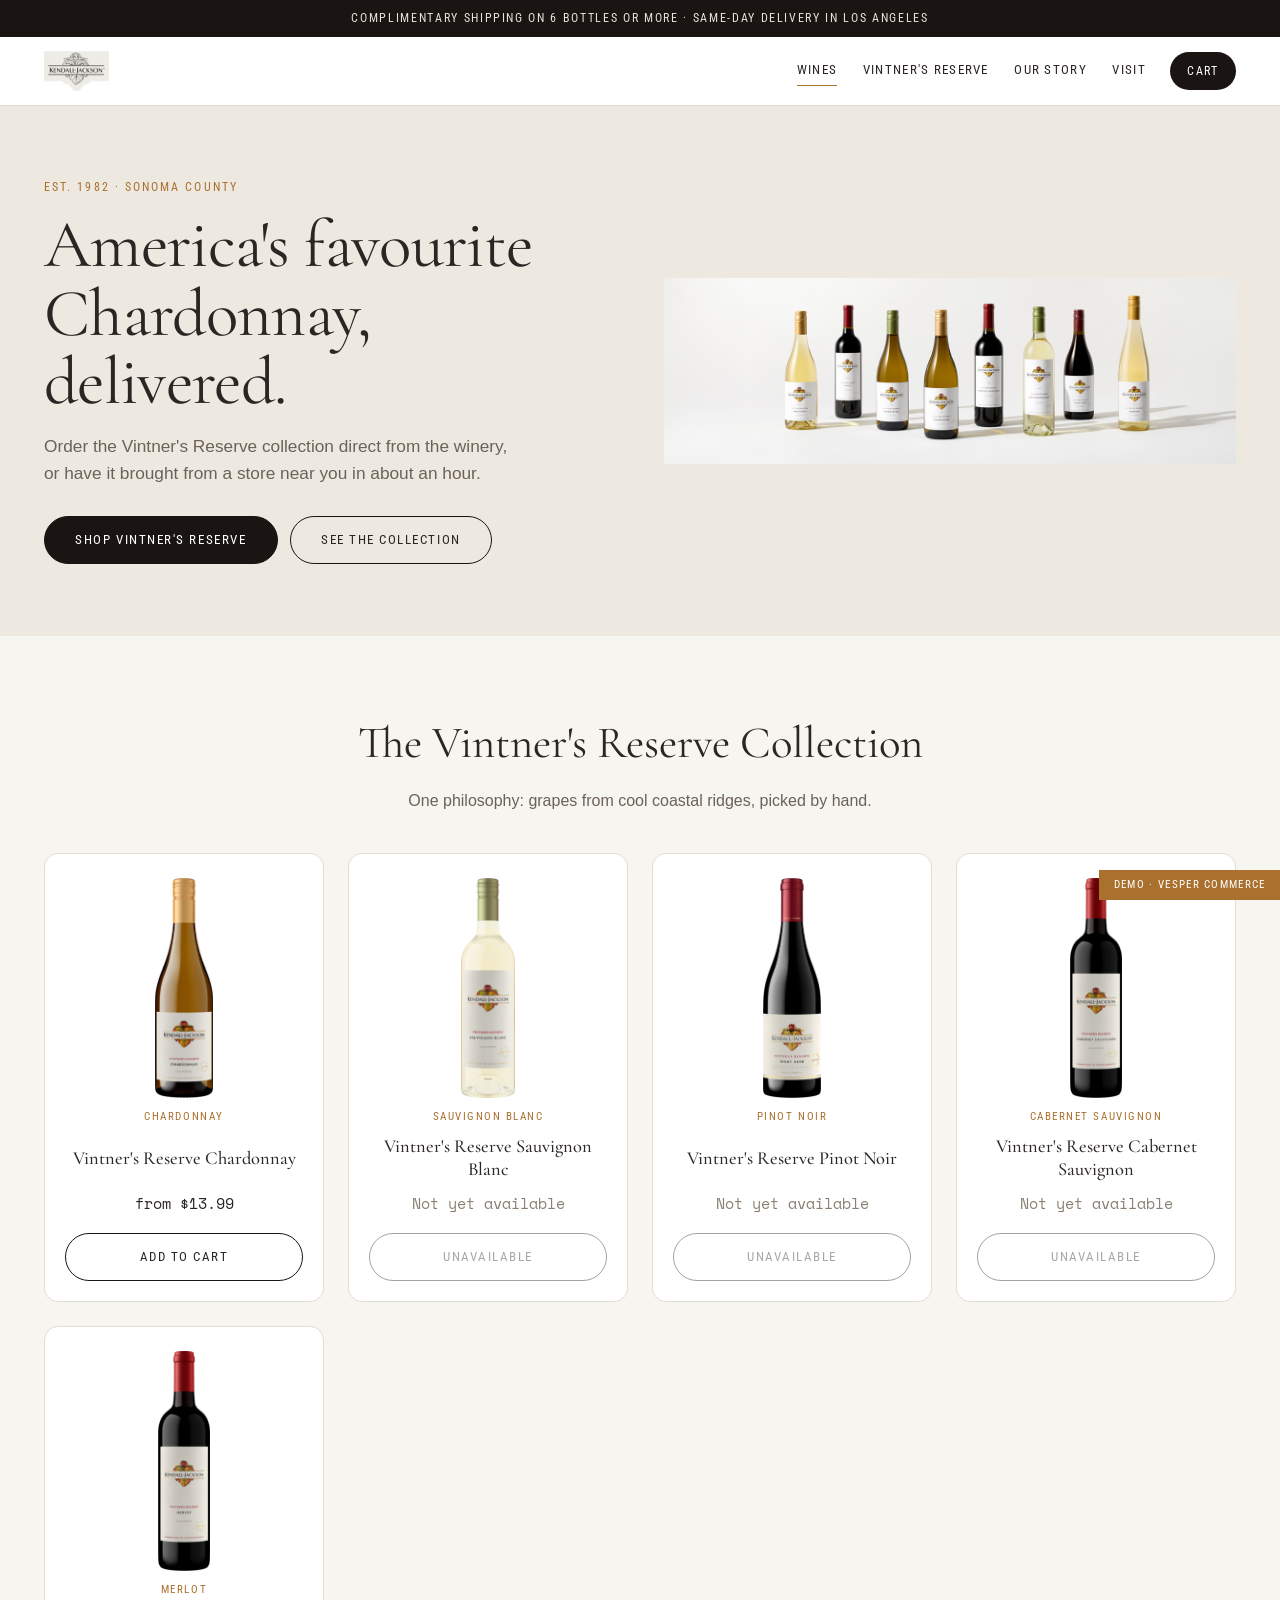
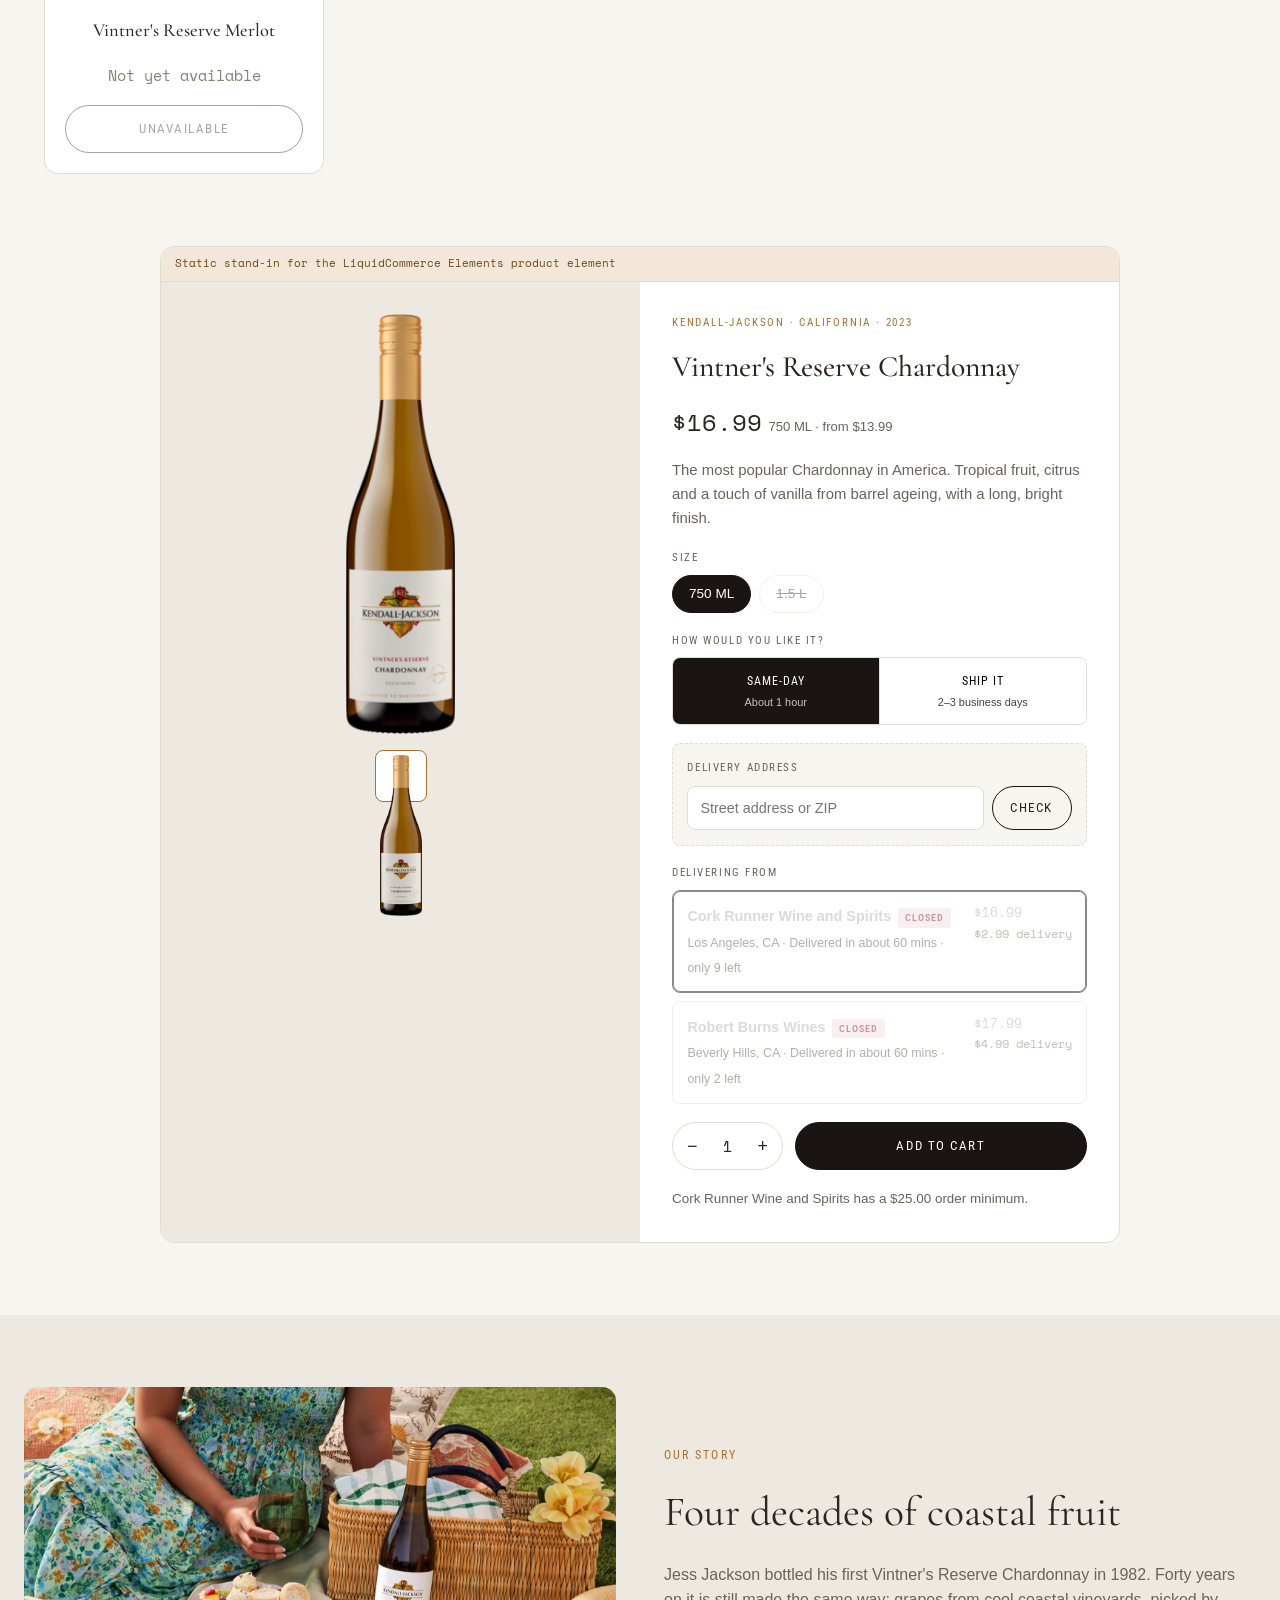
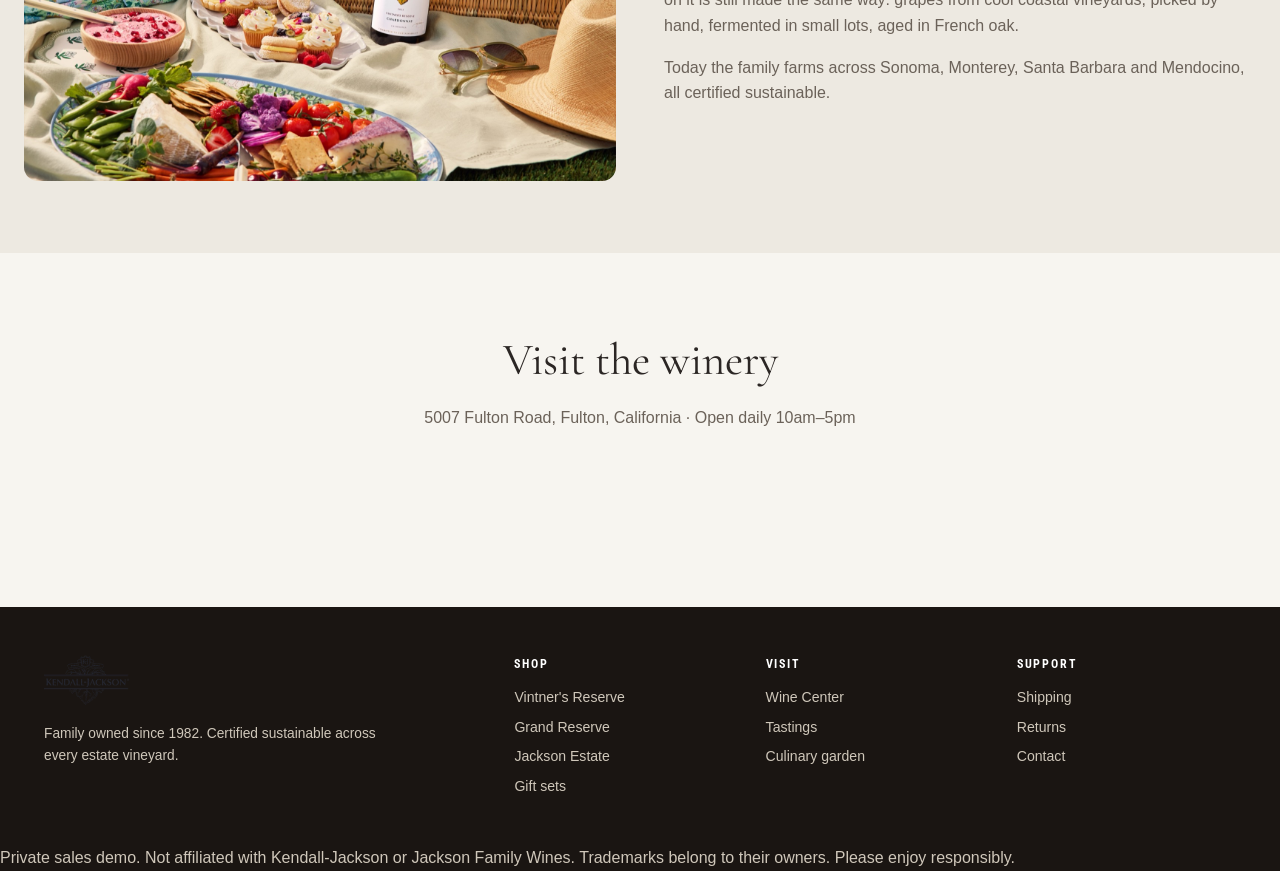
<file: index.html>
<!doctype html>
<html lang="en">
<head>
<meta charset="utf-8">
<meta name="viewport" content="width=device-width,initial-scale=1">
<title>Kendall-Jackson — Order Direct</title>
<meta name="description" content="Sales demo: kendall-jackson.com with LiquidCommerce Elements commerce embedded.">
<meta name="robots" content="noindex,nofollow">
<link rel="preconnect" href="https://fonts.googleapis.com">
<link rel="preconnect" href="https://fonts.gstatic.com" crossorigin>
<link rel="stylesheet" href="https://fonts.googleapis.com/css2?family=Cormorant+Garamond:wght@300;400;500;600&family=Roboto+Condensed:wght@400;500;700&family=Space+Mono:wght@400;700&display=swap">
<link rel="stylesheet" href="styles.css?v=202609181429">
</head>
<body>

<div class="announce">Complimentary shipping on 6 bottles or more · Same-day delivery in Los Angeles</div>

<header>
  <div class="hdr">
    <a href="index.html"><img class="logo" src="assets/logo.png" alt="Kendall-Jackson"></a>
    <button class="burger" id="burger" aria-label="Menu">☰</button>
    <nav class="main">
      <a href="index.html" aria-current="page">Wines</a>
      <a href="product.html">Vintner's Reserve</a>
      <a href="#story">Our Story</a>
      <a href="#visit">Visit</a>
    </nav>
    <div class="hdr-actions">
      <button class="cart-pill" data-lce-cart-toggle-button>
        <span class="lbl">Cart</span>
        <span class="count" data-lce-cart-items-count>0</span>
      </button>
    </div>
  </div>
</header>

<section class="hero">
  <div class="hero-inner">
    <div>
      <div class="eyebrow">Est. 1982 · Sonoma County</div>
      <h1>America's favourite Chardonnay, delivered.</h1>
      <p>Order the Vintner's Reserve collection direct from the winery, or have it
         brought from a store near you in about an hour.</p>
      <div style="display:flex;gap:.75rem;flex-wrap:wrap">
        <a class="btn" href="product.html">Shop Vintner's Reserve</a>
        <a class="btn ghost" href="#collection">See the collection</a>
      </div>
    </div>
    <div><img src="assets/hero-lineup.png" alt="Kendall-Jackson Vintner's Reserve lineup"></div>
  </div>
</section>

<section class="band" id="collection">
  <div class="section-head">
    <h2>The Vintner's Reserve Collection</h2>
    <p>One philosophy: grapes from cool coastal ridges, picked by hand.</p>
  </div>
  <div class="grid" id="collection-grid"></div>
</section>

<section class="band" style="padding-top:0">
  <div class="lce-host">
    <div id="lce-product" data-upc="00081584013105"></div>
  </div>
</section>

<section class="band" id="story" style="background:var(--offwhite);max-width:none">
  <div style="max-width:var(--maxw);margin:0 auto;display:grid;grid-template-columns:1fr 1fr;gap:3rem;align-items:center">
    <img src="assets/lifestyle-picnic.jpg" alt="Kendall-Jackson estate" style="border-radius:var(--radius)">
    <div>
      <div class="eyebrow">Our Story</div>
      <h2 style="font-family:var(--serif);font-weight:400;font-size:clamp(1.9rem,4vw,2.6rem);margin:0 0 1rem">
        Four decades of coastal fruit</h2>
      <p style="color:var(--gray)">Jess Jackson bottled his first Vintner's Reserve Chardonnay in 1982.
        Forty years on it is still made the same way: grapes from cool coastal vineyards,
        picked by hand, fermented in small lots, aged in French oak.</p>
      <p style="color:var(--gray)">Today the family farms across Sonoma, Monterey, Santa Barbara
        and Mendocino, all certified sustainable.</p>
    </div>
  </div>
</section>

<section class="band" id="visit">
  <div class="section-head">
    <h2>Visit the winery</h2>
    <p>5007 Fulton Road, Fulton, California · Open daily 10am–5pm</p>
  </div>
</section>

<footer class="site">
  <div class="ft">
    <div>
      <img src="assets/logo-large.png" alt="Kendall-Jackson" style="height:52px;width:auto;filter:invert(1) brightness(2)">
      <p style="font-size:.86rem;margin-top:1rem;max-width:22rem">
        Family owned since 1982. Certified sustainable across every estate vineyard.</p>
    </div>
    <div><h4>Shop</h4><ul>
      <li><a href="product.html">Vintner's Reserve</a></li>
      <li><a href="#collection">Grand Reserve</a></li>
      <li><a href="#collection">Jackson Estate</a></li>
      <li><a href="#collection">Gift sets</a></li></ul></div>
    <div><h4>Visit</h4><ul>
      <li><a href="#visit">Wine Center</a></li>
      <li><a href="#visit">Tastings</a></li>
      <li><a href="#visit">Culinary garden</a></li></ul></div>
    <div><h4>Support</h4><ul>
      <li><a href="#">Shipping</a></li>
      <li><a href="#">Returns</a></li>
      <li><a href="#">Contact</a></li></ul></div>
  </div>
  <div class="legal-row">
    Private sales demo. Not affiliated with Kendall-Jackson or Jackson Family Wines.
    Trademarks belong to their owners. Please enjoy responsibly.
  </div>
</footer>

<!-- cart drawer -->
<div class="scrim" id="scrim"></div>
<aside class="drawer" id="drawer" aria-label="Shopping cart">
  <header>
    <h2>Your Cart</h2>
    <button class="x" id="drawer-close" aria-label="Close cart">×</button>
  </header>
  <div class="items" id="drawer-items"></div>
  <div class="foot" id="drawer-foot"></div>
</aside>

<div class="ribbon">Demo · Vesper Commerce</div>

<script src="elements-config.js?v=202609181429"></script>
<script src="app.js?v=202609181429"></script>
<script>
// Collection grid, built from the same catalog + real availability the product
// element uses. Cards show what is actually purchasable, not a uniform price list.
(function () {
  var grid = document.getElementById('collection-grid');
  if (!grid || !window.KJDemo) return;
  var c = window.KJDemo.catalog;

  grid.innerHTML = Object.keys(c).map(function (upc) {
    var p = c[upc];
    var av = window.KJDemo.availability(upc);
    var all = av.onDemand.concat(av.shipping);
    var from = all.length ? Math.min.apply(null, all.map(function (v) { return v.price; })) : null;
    var sameDay = av.onDemand.filter(function (v) { return v.status !== 'closed'; }).length;

    return '<a class="card" href="product.html?upc=' + upc + '">' +
      '<div class="shot"><img src="' + p.image + '" alt="' + p.name + '"></div>' +
      '<span class="varietal">' + p.varietal + '</span>' +
      '<h3>' + p.name + '</h3>' +
      (from
        ? '<span class="price">from $' + (from / 100).toFixed(2) + '</span>' +
          (sameDay ? '<span class="varietal" style="color:var(--green)">Same-day in LA</span>' : '')
        : '<span class="price" style="color:var(--gray-2)">Not yet available</span>') +
      (from
        ? '<span class="btn ghost" style="margin-top:.5rem" data-add-upc="' + upc + '">Add to cart</span>'
        : '<span class="btn ghost" style="margin-top:.5rem;opacity:.4;pointer-events:none">Unavailable</span>') +
      '</a>';
  }).join('');

  Array.prototype.forEach.call(grid.querySelectorAll('[data-add-upc]'), function (b) {
    b.addEventListener('click', function (e) {
      e.preventDefault(); e.stopPropagation();
      window.KJDemo.quickAdd(b.getAttribute('data-add-upc'));
    });
  });
})();
</script>
</body>
</html>
</file>
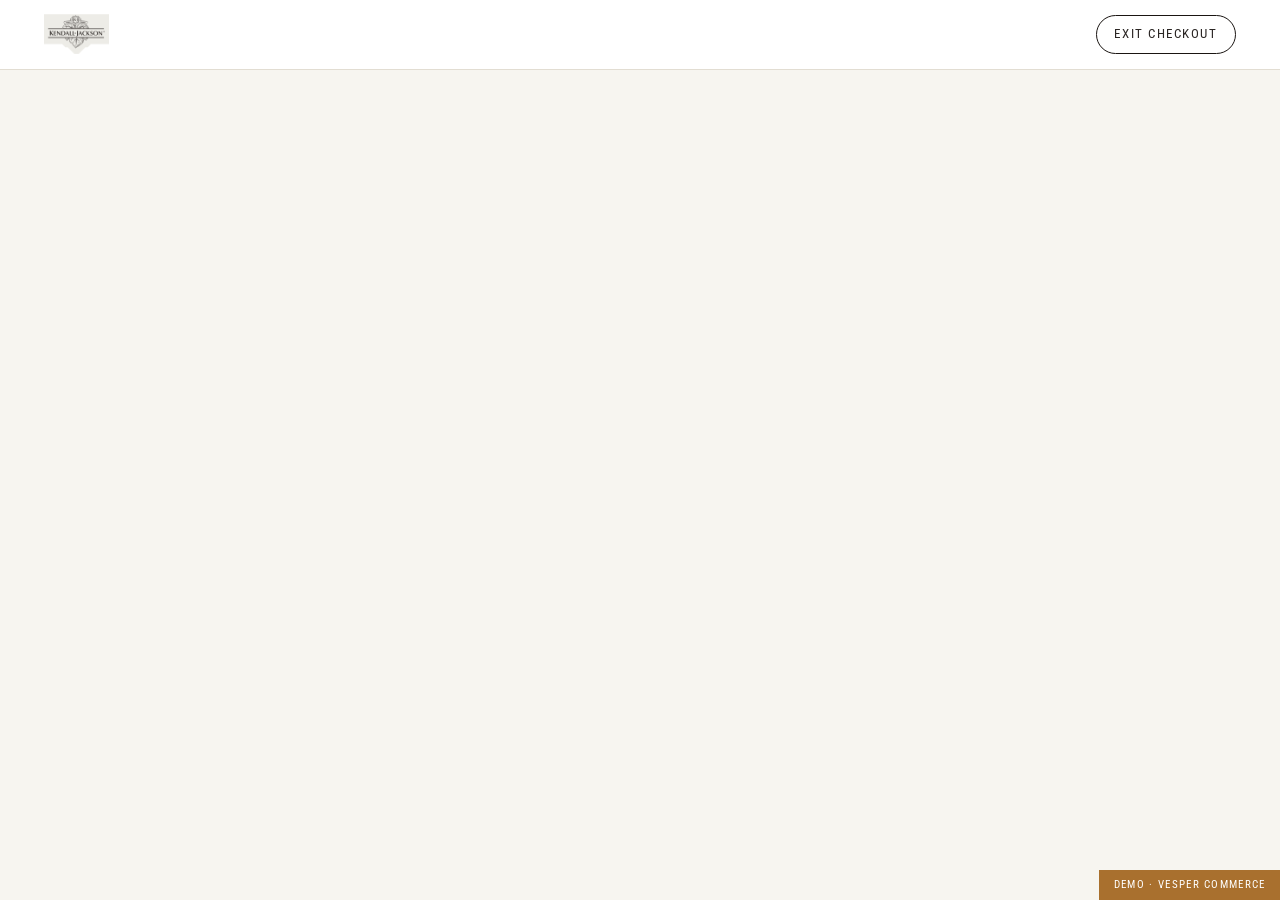
<file: checkout.html>
<!doctype html>
<html lang="en">
<head>
<meta charset="utf-8">
<meta name="viewport" content="width=device-width,initial-scale=1">
<title>Checkout — Kendall-Jackson</title>
<meta name="robots" content="noindex,nofollow">
<link rel="preconnect" href="https://fonts.googleapis.com">
<link rel="preconnect" href="https://fonts.gstatic.com" crossorigin>
<link rel="stylesheet" href="https://fonts.googleapis.com/css2?family=Cormorant+Garamond:wght@300;400;500;600&family=Roboto+Condensed:wght@400;500;700&family=Space+Mono:wght@400;700&display=swap">
<link rel="stylesheet" href="styles.css?v=202609181429">
</head>
<body>

<header>
  <div class="hdr">
    <a href="index.html"><img class="logo" src="assets/logo.png" alt="Kendall-Jackson"></a>
    <div class="hdr-actions" style="margin-left:auto">
      <a class="btn ghost" href="index.html" style="padding:.5rem 1.1rem" data-lce-exit-checkout>Exit checkout</a>
    </div>
  </div>
</header>

<!-- Confirmation view, shown after submit -->
<div id="confirmed" hidden>
  <div class="thanks">
    <h1>Thank you</h1>
    <p style="color:var(--gray)">Your order is confirmed and on its way.</p>
    <p class="num" id="order-num"></p>
    <p style="color:var(--gray);font-size:.9rem" id="order-total"></p>
    <a class="btn" href="index.html" style="margin-top:1.5rem">Continue shopping</a>
  </div>
</div>

<!-- Real Elements checkout renders here; #checkout-view below is the retired
     stand-in and stays hidden while ELEMENTS.enabled is true. -->
<div data-lce-checkout></div>

<!-- Checkout view -->
<div id="checkout-view">
  <div class="co-wrap">
    <form class="co-main" id="co-form">

      <div class="co-step" data-form="customer">
        <h3><span class="n">1</span> Contact</h3>
        <div class="frm">
          <label>First name <input name="firstName" required></label>
          <label>Last name <input name="lastName" required></label>
          <label class="full">Email <input type="email" name="email" required></label>
          <label>Phone <input type="tel" name="phone"></label>
          <label>Date of birth <input type="date" name="birthDate" required></label>
        </div>
        <label class="chk"><input type="checkbox" id="opt-email" checked>
          <span>Email me about new releases and offers from Kendall-Jackson.</span></label>
        <label class="chk"><input type="checkbox" id="opt-sms">
          <span>Text me order updates and exclusive offers.</span></label>
      </div>

      <div class="co-step">
        <h3><span class="n">2</span> Delivery</h3>
        <div class="frm">
          <label class="full">Address <input name="addressOne" id="ship-addr" required></label>
          <label>Apt / Suite <input name="addressTwo"></label>
          <label>City <input name="city" value="Los Angeles" required></label>
          <label>State <input name="state" value="CA" required></label>
          <label>ZIP <input name="zipCode" value="90028" required></label>
        </div>
        <label class="chk"><input type="checkbox" id="is-gift">
          <span>This is a gift</span></label>
        <div id="gift-fields" hidden data-form="gift" style="margin-top:.75rem">
          <div class="frm">
            <label>Recipient first name <input name="giftFirstName"></label>
            <label>Recipient last name <input name="giftLastName"></label>
            <label class="full">Gift message <input name="message" maxlength="140"></label>
          </div>
        </div>
      </div>

      <div class="co-step" data-form="billing">
        <h3><span class="n">3</span> Payment</h3>
        <div class="card-mock">
          <span>&bull;&bull;&bull;&bull; &bull;&bull;&bull;&bull; &bull;&bull;&bull;&bull; 4242</span>
          <span>12 / 30</span>
        </div>
        <div class="stripe-note">
          Card entry is a placeholder in this demo. The live build renders Stripe's
          Payment Element here, injected by the Elements SDK.
        </div>
        <label class="chk"><input type="checkbox" id="bill-same" checked>
          <span>Billing address same as delivery</span></label>
        <div id="billing-fields" hidden style="margin-top:.75rem">
          <div class="frm">
            <label class="full">Billing address <input name="billAddressOne"></label>
            <label>City <input name="billCity"></label>
            <label>State <input name="billState"></label>
            <label>ZIP <input name="billZip"></label>
          </div>
        </div>
        <button class="btn block gold" id="place-order" type="submit" style="margin-top:1.25rem">Place order</button>
        <p class="legal">By placing your order you confirm you are 21 or older and agree to the
          <a href="#">Terms of Service</a> and <a href="#">Privacy Policy</a>.
          An adult signature is required on delivery.</p>
      </div>
    </form>

    <aside class="co-side" id="co-summary"></aside>
  </div>
</div>

<div class="ribbon">Demo &middot; Vesper Commerce</div>

<script src="elements-config.js?v=202609181429"></script>
<script src="app.js?v=202609181429"></script>
<script>
(function () {
  var confirmed = new URLSearchParams(location.search).get('confirmed');
  if (!confirmed) return;
  var raw = null;
  try { raw = JSON.parse(sessionStorage.getItem('kj-order')); } catch (e) {}
  document.getElementById('checkout-view').hidden = true;
  document.getElementById('confirmed').hidden = false;
  if (raw) {
    document.getElementById('order-num').textContent = 'Order ' + raw.orderNumber;
    document.getElementById('order-total').textContent = 'Total $' + (raw.total / 100).toFixed(2);
  }
})();
</script>
</body>
</html>
</file>
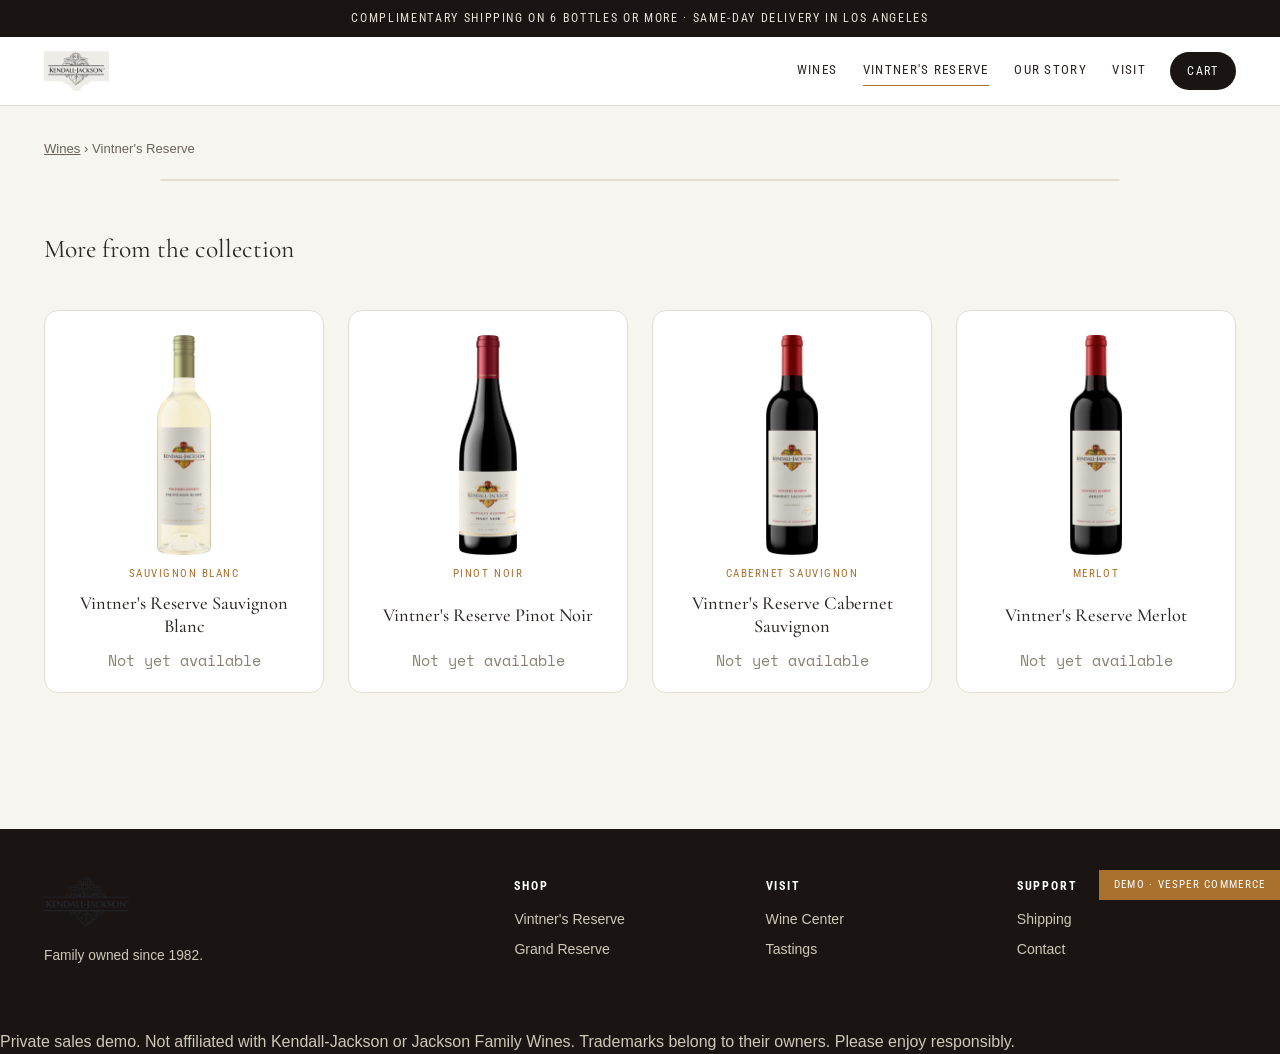
<file: product-noprice.html>
<!doctype html>
<html lang="en">
<head>
<meta charset="utf-8">
<meta name="viewport" content="width=device-width,initial-scale=1">
<title>Vintner's Reserve — Kendall-Jackson (no pricing)</title>
<meta name="robots" content="noindex,nofollow">
<link rel="preconnect" href="https://fonts.googleapis.com">
<link rel="preconnect" href="https://fonts.gstatic.com" crossorigin>
<link rel="stylesheet" href="https://fonts.googleapis.com/css2?family=Cormorant+Garamond:wght@300;400;500;600&family=Roboto+Condensed:wght@400;500;700&family=Space+Mono:wght@400;700&display=swap">
<link rel="stylesheet" href="styles.css?v=202609181429">
</head>
<body>

<div class="announce">Complimentary shipping on 6 bottles or more · Same-day delivery in Los Angeles</div>

<header>
  <div class="hdr">
    <a href="index.html"><img class="logo" src="assets/logo.png" alt="Kendall-Jackson"></a>
    <button class="burger" id="burger" aria-label="Menu">&#9776;</button>
    <nav class="main">
      <a href="index.html">Wines</a>
      <a href="product-noprice.html" aria-current="page">Vintner's Reserve</a>
      <a href="index.html#story">Our Story</a>
      <a href="index.html#visit">Visit</a>
    </nav>
    <div class="hdr-actions">
      <button class="cart-pill" data-lce-cart-toggle-button>
        <span class="lbl">Cart</span>
        <span class="count" data-lce-cart-items-count>0</span>
      </button>
    </div>
  </div>
</header>

<main class="band" style="padding-top:2rem">
  <div style="font-size:.82rem;color:var(--gray);margin-bottom:1.25rem">
    <a href="index.html" style="color:inherit">Wines</a> &rsaquo; Vintner's Reserve
  </div>

  <!-- actions.product.getDetails() only answers for a product the SDK has
       already LOADED, and loading is what injecting a product element does.
       This off-screen element is therefore the data source: the SDK loads the
       product into it, noprice.js reads it, and paints the price-free UI into
       #np-product below. Positioned off-canvas rather than display:none so the
       SDK still gets a real box to lay out in. -->
  <div id="lce-product" data-upc="00081584013105"
       aria-hidden="true"
       style="position:absolute;left:-10000px;top:0;width:960px;height:1px;overflow:hidden"></div>

  <div class="lce-host">
    <div id="np-product" data-upc="00081584013105"></div>
  </div>

  <section style="margin-top:3rem">
    <div class="section-head" style="text-align:left">
      <h2 style="font-size:1.6rem">More from the collection</h2>
    </div>
    <div class="grid" id="more-grid"></div>
  </section>
</main>

<footer class="site">
  <div class="ft">
    <div>
      <img src="assets/logo-large.png" alt="Kendall-Jackson" style="height:52px;width:auto;filter:invert(1) brightness(2)">
      <p style="font-size:.86rem;margin-top:1rem;max-width:22rem">Family owned since 1982.</p>
    </div>
    <div><h4>Shop</h4><ul>
      <li><a href="product.html">Vintner's Reserve</a></li>
      <li><a href="index.html#collection">Grand Reserve</a></li></ul></div>
    <div><h4>Visit</h4><ul>
      <li><a href="index.html#visit">Wine Center</a></li>
      <li><a href="index.html#visit">Tastings</a></li></ul></div>
    <div><h4>Support</h4><ul>
      <li><a href="#">Shipping</a></li>
      <li><a href="#">Contact</a></li></ul></div>
  </div>
  <div class="legal-row">
    Private sales demo. Not affiliated with Kendall-Jackson or Jackson Family Wines.
    Trademarks belong to their owners. Please enjoy responsibly.
  </div>
</footer>

<div class="scrim" id="scrim"></div>
<aside class="drawer" id="drawer" aria-label="Shopping cart">
  <header>
    <h2>Your Cart</h2>
    <button class="x" id="drawer-close" aria-label="Close cart">&times;</button>
  </header>
  <div class="items" id="drawer-items"></div>
  <div class="foot" id="drawer-foot"></div>
</aside>

<div class="ribbon">Demo &middot; Vesper Commerce</div>

<script>
// ?upc= selects which product renders. Must run before noprice.js reads it.
(function () {
  var u = new URLSearchParams(location.search).get('upc');
  if (u) { var el = document.getElementById('np-product'); if (el) el.setAttribute('data-upc', u); }
})();
</script>
<script src="elements-config.js?v=202609181429"></script>
<script src="noprice.js?v=202609181429"></script>
<script src="app.js?v=202609181429"></script>
<script>
(function () {
  var grid = document.getElementById('more-grid');
  if (!grid || !window.KJDemo) return;
  var c = window.KJDemo.catalog;
  var cur = document.getElementById('np-product').getAttribute('data-upc');
  grid.innerHTML = Object.keys(c).filter(function (u) { return u !== cur; }).slice(0, 4).map(function (upc) {
    var p = c[upc];
    var av = window.KJDemo.availability(upc);
    // No "from $X" here. This variant shows price only in cart/checkout, so the
    // listing states availability instead.
    var available = av.onDemand.length + av.shipping.length > 0;
    return '<a class="card" href="product-noprice.html?upc=' + upc + '">' +
      '<div class="shot"><img src="' + p.image + '" alt="' + p.name + '"></div>' +
      '<span class="varietal">' + p.varietal + '</span>' +
      '<h3>' + p.name + '</h3>' +
      (available ? '<span class="price">Available near you</span>'
                 : '<span class="price" style="color:var(--gray-2)">Not yet available</span>') + '</a>';
  }).join('');
})();
</script>
</body>
</html>
</file>
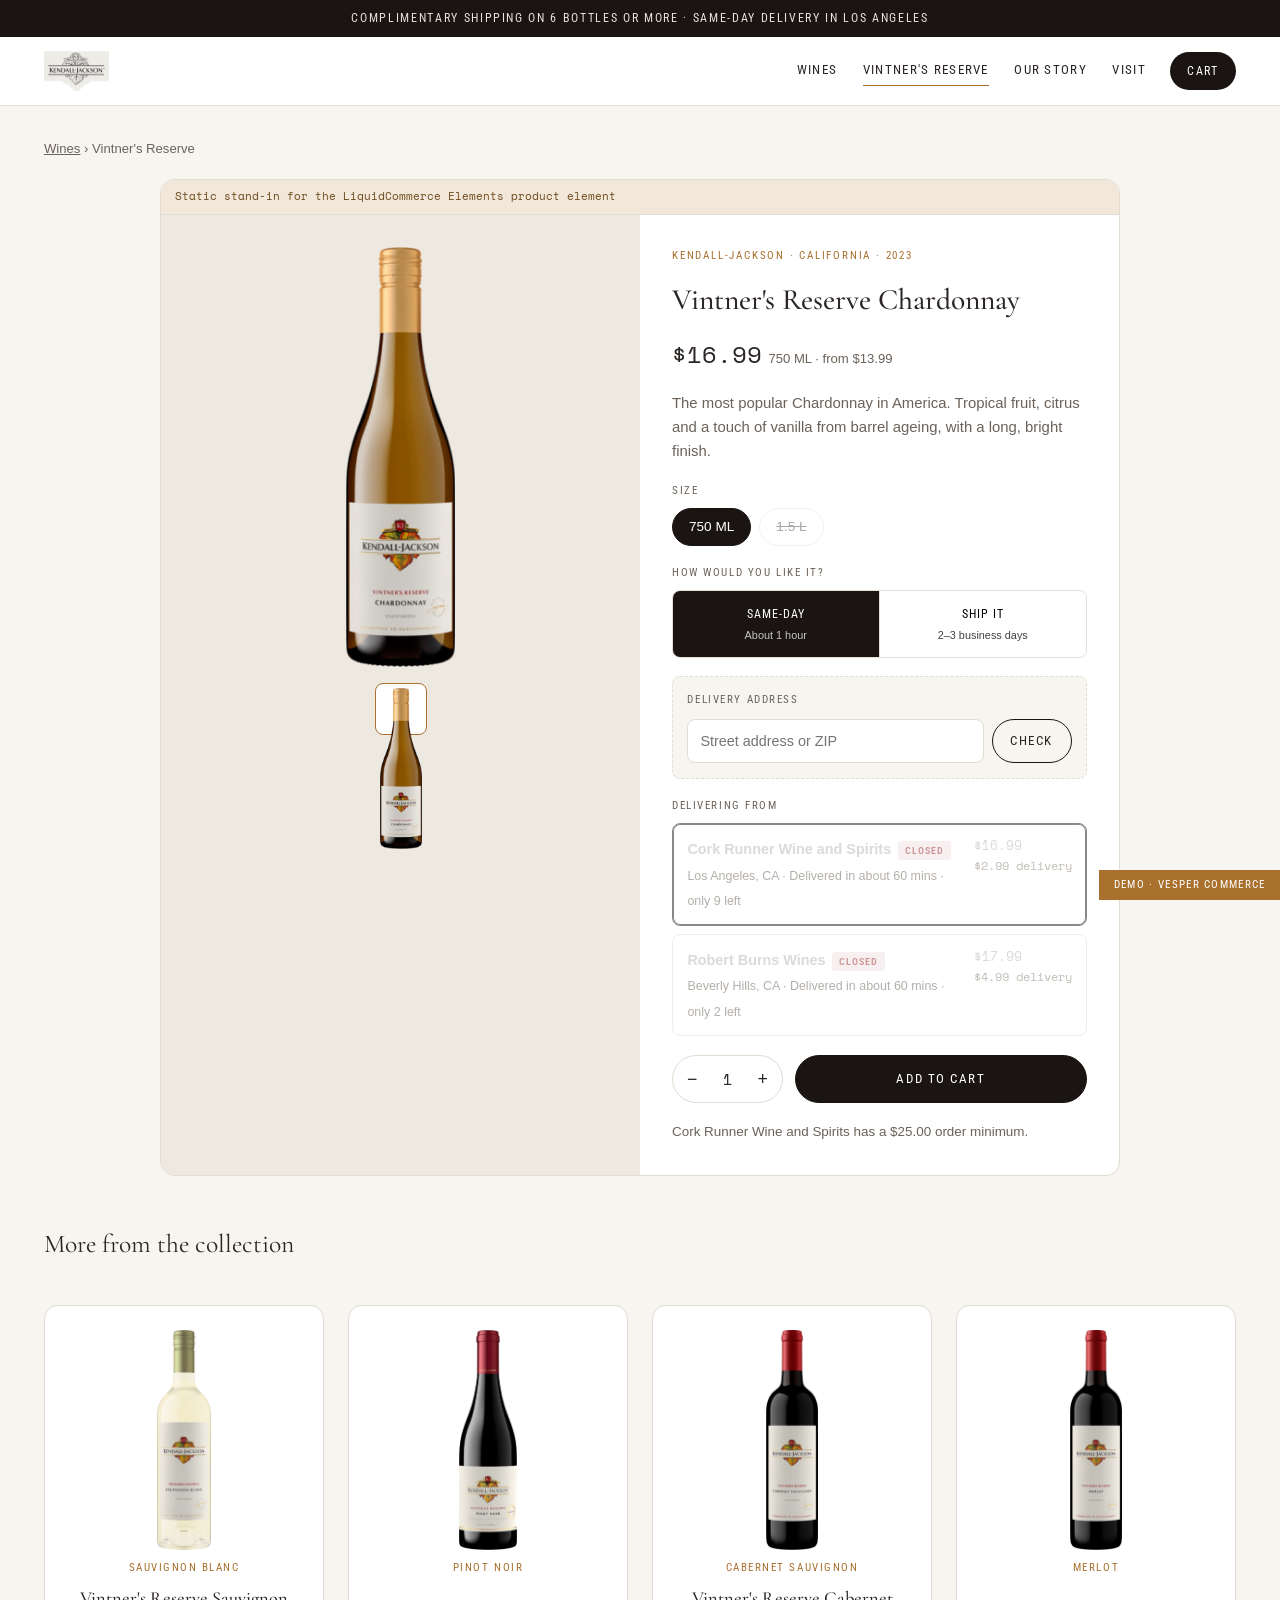
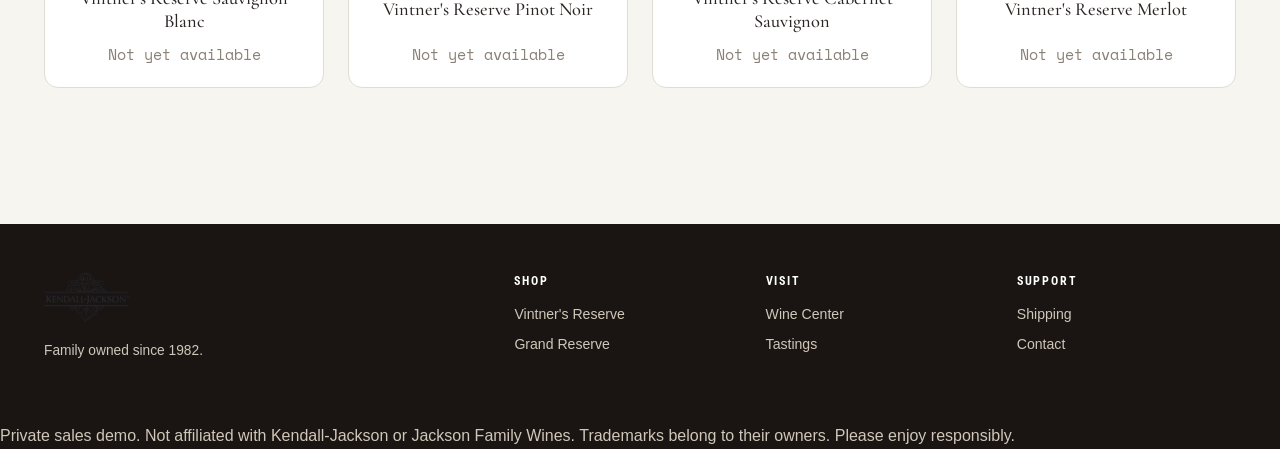
<file: product.html>
<!doctype html>
<html lang="en">
<head>
<meta charset="utf-8">
<meta name="viewport" content="width=device-width,initial-scale=1">
<title>Vintner's Reserve — Kendall-Jackson</title>
<meta name="robots" content="noindex,nofollow">
<link rel="preconnect" href="https://fonts.googleapis.com">
<link rel="preconnect" href="https://fonts.gstatic.com" crossorigin>
<link rel="stylesheet" href="https://fonts.googleapis.com/css2?family=Cormorant+Garamond:wght@300;400;500;600&family=Roboto+Condensed:wght@400;500;700&family=Space+Mono:wght@400;700&display=swap">
<link rel="stylesheet" href="styles.css?v=202609181429">
</head>
<body>

<div class="announce">Complimentary shipping on 6 bottles or more · Same-day delivery in Los Angeles</div>

<header>
  <div class="hdr">
    <a href="index.html"><img class="logo" src="assets/logo.png" alt="Kendall-Jackson"></a>
    <button class="burger" id="burger" aria-label="Menu">&#9776;</button>
    <nav class="main">
      <a href="index.html">Wines</a>
      <a href="product.html" aria-current="page">Vintner's Reserve</a>
      <a href="index.html#story">Our Story</a>
      <a href="index.html#visit">Visit</a>
    </nav>
    <div class="hdr-actions">
      <button class="cart-pill" data-lce-cart-toggle-button>
        <span class="lbl">Cart</span>
        <span class="count" data-lce-cart-items-count>0</span>
      </button>
    </div>
  </div>
</header>

<main class="band" style="padding-top:2rem">
  <div style="font-size:.82rem;color:var(--gray);margin-bottom:1.25rem">
    <a href="index.html" style="color:inherit">Wines</a> &rsaquo; Vintner's Reserve
  </div>

  <div class="lce-host">
    <div id="lce-product" data-upc="00081584013105"></div>
  </div>

  <section style="margin-top:3rem">
    <div class="section-head" style="text-align:left">
      <h2 style="font-size:1.6rem">More from the collection</h2>
    </div>
    <div class="grid" id="more-grid"></div>
  </section>
</main>

<footer class="site">
  <div class="ft">
    <div>
      <img src="assets/logo-large.png" alt="Kendall-Jackson" style="height:52px;width:auto;filter:invert(1) brightness(2)">
      <p style="font-size:.86rem;margin-top:1rem;max-width:22rem">Family owned since 1982.</p>
    </div>
    <div><h4>Shop</h4><ul>
      <li><a href="product.html">Vintner's Reserve</a></li>
      <li><a href="index.html#collection">Grand Reserve</a></li></ul></div>
    <div><h4>Visit</h4><ul>
      <li><a href="index.html#visit">Wine Center</a></li>
      <li><a href="index.html#visit">Tastings</a></li></ul></div>
    <div><h4>Support</h4><ul>
      <li><a href="#">Shipping</a></li>
      <li><a href="#">Contact</a></li></ul></div>
  </div>
  <div class="legal-row">
    Private sales demo. Not affiliated with Kendall-Jackson or Jackson Family Wines.
    Trademarks belong to their owners. Please enjoy responsibly.
  </div>
</footer>

<div class="scrim" id="scrim"></div>
<aside class="drawer" id="drawer" aria-label="Shopping cart">
  <header>
    <h2>Your Cart</h2>
    <button class="x" id="drawer-close" aria-label="Close cart">&times;</button>
  </header>
  <div class="items" id="drawer-items"></div>
  <div class="foot" id="drawer-foot"></div>
</aside>

<div class="ribbon">Demo &middot; Vesper Commerce</div>

<script>
// ?upc= selects which product the element renders, matching how a real PDP
// would resolve its identifier. MUST run before elements-config.js, whose
// loader reads data-upc synchronously to build the SDK script tag.
(function () {
  var u = new URLSearchParams(location.search).get('upc');
  if (u) { var el = document.getElementById('lce-product'); if (el) el.setAttribute('data-upc', u); }
})();
</script>
<script src="elements-config.js?v=202609181429"></script>
<script src="app.js?v=202609181429"></script>
<script>
(function () {
  var grid = document.getElementById('more-grid');
  if (!grid || !window.KJDemo) return;
  var c = window.KJDemo.catalog;
  var cur = document.getElementById('lce-product').getAttribute('data-upc');
  grid.innerHTML = Object.keys(c).filter(function (u) { return u !== cur; }).slice(0, 4).map(function (upc) {
    var p = c[upc];
    var av = window.KJDemo.availability(upc);
    var all = av.onDemand.concat(av.shipping);
    var from = all.length ? Math.min.apply(null, all.map(function (v) { return v.price; })) : null;
    return '<a class="card" href="product.html?upc=' + upc + '">' +
      '<div class="shot"><img src="' + p.image + '" alt="' + p.name + '"></div>' +
      '<span class="varietal">' + p.varietal + '</span>' +
      '<h3>' + p.name + '</h3>' +
      (from ? '<span class="price">from $' + (from / 100).toFixed(2) + '</span>'
            : '<span class="price" style="color:var(--gray-2)">Not yet available</span>') + '</a>';
  }).join('');
})();
</script>
</body>
</html>
</file>
<file: styles.css>
/* Kendall-Jackson x LiquidCommerce Elements demo
   Palette and type carried over from the kendall-jackson-1hr build so the two
   demos read as the same brand.

   IMPORTANT: the .lce-* classes below deliberately mimic what the real Elements
   SDK renders (product element, cart drawer, checkout). When the Elements key is
   provisioned and the SDK takes over, it renders its own components inside a
   closed shadow root and these styles stop applying to them. Keep the
   customTheme JSON in elements-config.js in sync with these values so the
   switchover is visually boring. */

:root {
  --black:      #1a1512;
  --ink:        #2b2624;
  --white:      #ffffff;
  --offwhite:   #ede9e1;   /* kj.com cream, product panel bg */
  --paper:      #f7f5f0;
  --line:       #e2ddd2;
  --line-dark:  #3a332d;
  --gray:       #6b6259;
  --gray-2:     #8a8074;
  --gold:       #a9702e;   /* KJ brass accent */
  --gold-soft:  #f2e7d8;
  --green:      #2f6b4f;
  --red:        #9b2c2c;

  --radius:      14px;
  --radius-pill: 999px;
  --radius-sm:   8px;

  --serif:  "Cormorant Garamond", Georgia, "Times New Roman", serif;
  --sans:   "Roboto Condensed", -apple-system, BlinkMacSystemFont, "Helvetica Neue", Arial, sans-serif;
  --body:   -apple-system, BlinkMacSystemFont, "Helvetica Neue", Helvetica, Arial, sans-serif;
  --mono:   "Space Mono", ui-monospace, SFMono-Regular, monospace;
  --maxw:   1240px;
  --cart-glyph: url("data:image/svg+xml;utf8,<svg xmlns='http://www.w3.org/2000/svg' viewBox='0 0 24 24' fill='none' stroke='black' stroke-width='2' stroke-linecap='round' stroke-linejoin='round'><path d='M6 2 3 6v14a2 2 0 0 0 2 2h14a2 2 0 0 0 2-2V6l-3-4z'/><path d='M3 6h18'/><path d='M16 10a4 4 0 0 1-8 0'/></svg>");
}

* { box-sizing: border-box; }
html { scroll-behavior: smooth; }
body {
  margin: 0;
  background: var(--paper);
  color: var(--ink);
  font-family: var(--body);
  font-size: 16px;
  line-height: 1.6;
  -webkit-font-smoothing: antialiased;
}
img { max-width: 100%; display: block; }
a { color: inherit; }
button { font: inherit; cursor: pointer; }
:focus-visible { outline: 2px solid var(--gold); outline-offset: 2px; }

/* ---------------------------------------------------------------- header */
.announce {
  background: var(--black); color: #e8e2d8; text-align: center;
  font-family: var(--sans); font-size: .74rem; letter-spacing: .14em;
  text-transform: uppercase; padding: .55rem 1rem;
}
header {
  position: sticky; top: 0; z-index: 60;
  background: var(--white); border-bottom: 1px solid var(--line);
}
.hdr {
  max-width: var(--maxw); margin: 0 auto; padding: .9rem 1.5rem;
  display: flex; align-items: center; gap: 1.5rem;
}
.hdr img.logo { height: 40px; width: auto; }
nav.main { display: flex; gap: 1.6rem; margin-left: auto; }
nav.main a {
  font-family: var(--sans); font-size: .8rem; letter-spacing: .1em;
  text-transform: uppercase; text-decoration: none; color: var(--ink);
  padding: .25rem 0; border-bottom: 1px solid transparent;
}
nav.main a:hover, nav.main a[aria-current] { border-bottom-color: var(--gold); }
.hdr-actions { display: flex; align-items: center; gap: .75rem; }

.cart-pill {
  display: inline-flex; align-items: center; gap: .5rem;
  background: var(--black); color: #fff; border: none;
  border-radius: var(--radius-pill); padding: .55rem 1.1rem;
  font-family: var(--sans); font-size: .78rem; letter-spacing: .1em;
  text-transform: uppercase;
}
.cart-pill:hover { background: var(--gold); }
.cart-pill .count {
  background: var(--gold); color: #fff; border-radius: var(--radius-pill);
  min-width: 1.35rem; height: 1.35rem; display: inline-grid; place-items: center;
  font-family: var(--mono); font-size: .7rem; padding: 0 .3rem;
}
/* The Elements SDK owns this badge: it sets the number and toggles its own
   .no-items class at zero. It does NOT touch the `hidden` attribute, so a
   static hidden here would pin the badge invisible even with items in the
   cart. Hide-at-zero is therefore driven by the SDK's class. */
.cart-pill .count[hidden] { display: none; }
.cart-pill .count.no-items { display: none; }
.burger { display: none; background: none; border: none; font-size: 1.5rem; line-height: 1; }

/* ---------------------------------------------------------------- hero */
.hero { position: relative; background: var(--offwhite); overflow: hidden; }
.hero-inner {
  max-width: var(--maxw); margin: 0 auto;
  padding: 4.5rem 1.5rem; display: grid;
  grid-template-columns: 1fr 1fr; gap: 3rem; align-items: center;
}
.hero h1 {
  font-family: var(--serif); font-weight: 400;
  font-size: clamp(2.6rem, 6vw, 4.2rem); line-height: 1.02;
  margin: 0 0 1rem; letter-spacing: -.01em; text-wrap: balance;
}
.hero p { color: var(--gray); font-size: 1.08rem; margin: 0 0 1.75rem; max-width: 30rem; }
.eyebrow {
  font-family: var(--sans); font-size: .72rem; letter-spacing: .18em;
  text-transform: uppercase; color: var(--gold); margin-bottom: .9rem;
}

.btn {
  display: inline-flex; align-items: center; justify-content: center; gap: .5rem;
  background: var(--black); color: #fff; border: 1px solid var(--black);
  border-radius: var(--radius-pill); padding: .8rem 1.9rem;
  font-family: var(--sans); font-size: .8rem; letter-spacing: .12em;
  text-transform: uppercase; text-decoration: none;
}
.btn:hover { background: var(--gold); border-color: var(--gold); }
.btn.ghost { background: transparent; color: var(--ink); }
.btn.ghost:hover { background: var(--black); color: #fff; border-color: var(--black); }
.btn.gold { background: var(--gold); border-color: var(--gold); }
.btn:disabled { opacity: .45; cursor: not-allowed; }
.btn.block { width: 100%; }

/* ---------------------------------------------------------------- sections */
.band { max-width: var(--maxw); margin: 0 auto; padding: 4.5rem 1.5rem; }
.section-head { text-align: center; margin-bottom: 2.5rem; }
.section-head h2 {
  font-family: var(--serif); font-weight: 400;
  font-size: clamp(1.9rem, 4vw, 2.8rem); margin: 0 0 .5rem;
}
.section-head p { color: var(--gray); margin: 0; }

.grid { display: grid; grid-template-columns: repeat(auto-fill, minmax(220px, 1fr)); gap: 1.5rem; }
.card {
  background: var(--white); border: 1px solid var(--line);
  border-radius: var(--radius); padding: 1.5rem 1.25rem 1.25rem;
  display: flex; flex-direction: column; gap: .6rem; text-align: center;
  text-decoration: none; color: inherit;
}
.card:hover { border-color: var(--gold); }
.card .shot { height: 220px; display: grid; place-items: center; }
.card .shot img { max-height: 220px; width: auto; }
.card h3 { font-family: var(--serif); font-weight: 500; font-size: 1.15rem; margin: 0; line-height: 1.25; min-height: 2.9rem; display: grid; place-items: center; }
.card .varietal {
  font-family: var(--sans); font-size: .68rem; letter-spacing: .14em;
  text-transform: uppercase; color: var(--gold);
}
.card .price { font-family: var(--mono); font-size: .95rem; margin-top: auto; }

/* ---------------------------------------------------------------- ELEMENTS STAND-IN
   Everything below approximates the real Elements product component. */

/* The Elements SDK renders inside a CLOSED shadow root (attachShadow mode
   "closed", no ::part, no exportparts, no CSS custom properties), so its
   internal layout cannot be styled from this stylesheet. The one lever we do
   have is the width we hand it.

   This max-width is load-bearing, not cosmetic. Given the full 1240px of the
   content band, the SDK's address-entry state collapses its details column to
   a ~20px sliver pinned to the right edge while the gallery takes the rest.
   Constrained to 960 it lays out correctly: full-width address input with
   Cancel/Save side by side. Verified 2026-09-18. If you widen this, re-check
   the address state before shipping. */
.lce-host {
  background: var(--white); border: 1px solid var(--line);
  border-radius: var(--radius); overflow: hidden;
  max-width: 960px; margin-inline: auto;
}
.lce-note {
  background: var(--gold-soft); border-bottom: 1px solid var(--line);
  padding: .5rem .9rem; font-family: var(--mono); font-size: .68rem;
  color: #6b4a1c; display: flex; align-items: center; gap: .5rem;
}
.lce-product { display: grid; grid-template-columns: minmax(0,1fr) minmax(0,1fr); }
.lce-gallery {
  background: var(--offwhite); padding: 2rem; display: flex;
  flex-direction: column; align-items: center; justify-content: flex-start;
  gap: 1rem; min-width: 0;
}
.lce-gallery .main { height: 420px; display: grid; place-items: center; align-self: stretch; }
.lce-gallery .main img { max-height: 420px; width: auto; }
.lce-thumbs { display: flex; gap: .5rem; }
.lce-thumbs button {
  width: 52px; height: 52px; border: 1px solid var(--line); background: #fff;
  border-radius: var(--radius-sm); display: grid; place-items: center; padding: 4px;
}
.lce-thumbs button[aria-selected="true"] { border-color: var(--gold); }
.lce-thumbs img { max-height: 100%; width: auto; }

.lce-body { padding: 2rem; display: flex; flex-direction: column; gap: 1.15rem; min-width: 0; }
.lce-body h1 { font-family: var(--serif); font-weight: 500; font-size: 1.85rem; margin: 0; line-height: 1.15; }
.lce-brandline {
  font-family: var(--sans); font-size: .7rem; letter-spacing: .16em;
  text-transform: uppercase; color: var(--gold);
}
.lce-price { font-family: var(--mono); font-size: 1.5rem; }
.lce-price .unit { font-family: var(--body); font-size: .82rem; color: var(--gray); margin-left: .4rem; }
.lce-desc { color: var(--gray); font-size: .93rem; margin: 0; }

.lce-field { display: flex; flex-direction: column; gap: .5rem; }
.lce-label {
  font-family: var(--sans); font-size: .7rem; letter-spacing: .14em;
  text-transform: uppercase; color: var(--gray);
}
.lce-chips { display: flex; flex-wrap: wrap; gap: .5rem; }
.lce-chip {
  border: 1px solid var(--line); background: #fff; border-radius: var(--radius-pill);
  padding: .45rem 1rem; font-size: .85rem; color: var(--ink);
}
.lce-chip[aria-checked="true"] { border-color: var(--black); background: var(--black); color: #fff; }
.lce-chip:disabled { opacity: .4; cursor: not-allowed; text-decoration: line-through; }

/* fulfillment tabs: shipping vs onDemand */
.lce-tabs { display: grid; grid-template-columns: 1fr 1fr; border: 1px solid var(--line); border-radius: var(--radius-sm); overflow: hidden; }
.lce-tabs button {
  background: #fff; border: none; padding: .8rem .6rem; text-align: center;
  font-family: var(--sans); font-size: .78rem; letter-spacing: .08em; text-transform: uppercase;
  border-right: 1px solid var(--line);
}
.lce-tabs button:last-child { border-right: none; }
.lce-tabs button[aria-selected="true"] { background: var(--black); color: #fff; }
.lce-tabs .sub { display: block; font-family: var(--body); font-size: .68rem; letter-spacing: 0; text-transform: none; opacity: .75; margin-top: .15rem; }

/* retailer carousel */
.lce-retailers { display: flex; flex-direction: column; gap: .5rem; }
.lce-retailer {
  display: flex; align-items: flex-start; gap: .75rem; width: 100%; text-align: left;
  border: 1px solid var(--line); background: #fff; border-radius: var(--radius-sm); padding: .75rem .9rem;
}
.lce-retailer[aria-checked="true"] { border-color: var(--black); box-shadow: inset 0 0 0 1px var(--black); }
.lce-retailer:disabled { opacity: .5; cursor: not-allowed; }
.lce-retailer .nm { font-weight: 600; font-size: .9rem; }
.lce-retailer .meta { font-size: .78rem; color: var(--gray); }
.lce-retailer .fee { margin-left: auto; font-family: var(--mono); font-size: .8rem; white-space: nowrap; }
.status {
  display: inline-block; font-family: var(--sans); font-size: .62rem; letter-spacing: .1em;
  text-transform: uppercase; padding: .1rem .45rem; border-radius: 3px; margin-left: .4rem;
}
.status.open   { background: #e3f0e9; color: var(--green); }
.status.soon   { background: var(--gold-soft); color: #6b4a1c; }
.status.closed { background: #f2e3e3; color: var(--red); }

/* address gate */
.lce-address {
  border: 1px dashed var(--line); border-radius: var(--radius-sm);
  padding: .9rem; display: flex; flex-direction: column; gap: .6rem; background: var(--paper);
}
.lce-address.set { border-style: solid; border-color: var(--green); background: #f4f9f6; }
.lce-address .row { display: flex; gap: .5rem; }
.lce-address input {
  flex: 1; min-width: 0; border: 1px solid var(--line); border-radius: var(--radius-sm);
  padding: .6rem .75rem; font: inherit; font-size: .9rem; background: #fff;
}
.lce-address .cur { font-size: .85rem; display: flex; align-items: center; gap: .5rem; }
.lce-address .cur strong { font-weight: 600; }
.lce-address .chg { background: none; border: none; text-decoration: underline; font-size: .82rem; color: var(--gray); padding: 0; }

/* engraving */
.lce-engrave { border: 1px solid var(--line); border-radius: var(--radius-sm); padding: .85rem; }
.lce-engrave summary { font-size: .88rem; cursor: pointer; font-weight: 600; }
.lce-engrave input {
  width: 100%; margin-top: .55rem; border: 1px solid var(--line);
  border-radius: var(--radius-sm); padding: .5rem .7rem; font: inherit; font-size: .88rem;
}
.lce-engrave .hint { font-size: .74rem; color: var(--gray-2); margin-top: .3rem; }

/* qty + add */
.lce-buy { display: flex; gap: .75rem; align-items: stretch; }
.qty { display: flex; align-items: center; border: 1px solid var(--line); border-radius: var(--radius-pill); }
.qty button { background: none; border: none; width: 2.4rem; height: 100%; font-size: 1.1rem; color: var(--ink); }
.qty span { font-family: var(--mono); min-width: 2rem; text-align: center; font-size: .95rem; }
.lce-buy .btn { flex: 1; }
.lce-alert { font-size: .84rem; color: var(--red); }

/* ---------------------------------------------------------------- cart drawer */
.scrim {
  position: fixed; inset: 0; background: rgba(26,21,18,.45);
  opacity: 0; pointer-events: none; transition: opacity .25s; z-index: 90;
}
.scrim.on { opacity: 1; pointer-events: auto; }
.drawer {
  position: fixed; top: 0; right: 0; height: 100%; width: min(430px, 100%);
  background: #fff; z-index: 100; display: flex; flex-direction: column;
  transform: translateX(100%); transition: transform .28s ease; box-shadow: -8px 0 40px rgba(0,0,0,.12);
}
.drawer.on { transform: none; }
.drawer header {
  position: static; display: flex; align-items: center; justify-content: space-between;
  padding: 1.1rem 1.25rem; border-bottom: 1px solid var(--line);
}
.drawer header h2 { font-family: var(--serif); font-weight: 500; font-size: 1.3rem; margin: 0; }
.drawer .x { background: none; border: none; font-size: 1.5rem; line-height: 1; color: var(--gray); }
.drawer .items { flex: 1; overflow-y: auto; padding: 1rem 1.25rem; display: flex; flex-direction: column; gap: 1rem; }
.retailer-group { border: 1px solid var(--line); border-radius: var(--radius-sm); overflow: hidden; }
.retailer-group > .rg-head {
  background: var(--paper); padding: .55rem .8rem; font-size: .78rem;
  display: flex; justify-content: space-between; gap: .5rem; border-bottom: 1px solid var(--line);
}
.retailer-group > .rg-head .exp { color: var(--gray); }
.line { display: flex; gap: .8rem; padding: .85rem .8rem; border-bottom: 1px solid var(--line); }
.line:last-child { border-bottom: none; }
.line .thumb { width: 46px; flex: none; display: grid; place-items: center; }
.line .thumb img { max-height: 76px; width: auto; }
.line .info { flex: 1; min-width: 0; display: flex; flex-direction: column; gap: .3rem; }
.line .nm { font-size: .88rem; font-weight: 600; line-height: 1.25; }
.line .sz { font-size: .76rem; color: var(--gray); }
.line .eng { font-size: .74rem; color: var(--gold); font-style: italic; }
.line .foot { display: flex; align-items: center; justify-content: space-between; gap: .5rem; margin-top: .2rem; }
.line .qty { transform: scale(.85); transform-origin: left center; }
.line .amt { font-family: var(--mono); font-size: .88rem; }
.line .rm { background: none; border: none; color: var(--gray-2); font-size: .74rem; text-decoration: underline; padding: 0; }

.minimum { background: #fdf6ec; border: 1px solid #eddcc2; color: #6b4a1c; font-size: .8rem; padding: .55rem .7rem; border-radius: var(--radius-sm); margin: 0 .8rem .8rem; }
.empty { text-align: center; color: var(--gray); padding: 3rem 1rem; }
.drawer .foot { border-top: 1px solid var(--line); padding: 1.1rem 1.25rem; display: flex; flex-direction: column; gap: .75rem; }
.promo { display: flex; gap: .5rem; }
.promo input { flex: 1; min-width: 0; border: 1px solid var(--line); border-radius: var(--radius-sm); padding: .55rem .7rem; font: inherit; font-size: .85rem; }
.promo button { border: 1px solid var(--line); background: #fff; border-radius: var(--radius-sm); padding: .55rem .9rem; font-size: .82rem; }
.totals { display: flex; flex-direction: column; gap: .3rem; font-size: .9rem; }
.totals .r { display: flex; justify-content: space-between; }
.totals .r.big { font-size: 1.05rem; font-weight: 600; border-top: 1px solid var(--line); padding-top: .5rem; margin-top: .2rem; }
.totals .r .v { font-family: var(--mono); }
.totals .r.disc .v { color: var(--green); }

/* ---------------------------------------------------------------- checkout */
.co-wrap { max-width: 1060px; margin: 0 auto; padding: 2.5rem 1.5rem 5rem; display: grid; grid-template-columns: 1.35fr 1fr; gap: 2.5rem; align-items: start; }
.co-main { display: flex; flex-direction: column; gap: 1.25rem; }
.co-step { background: #fff; border: 1px solid var(--line); border-radius: var(--radius); padding: 1.4rem; }
.co-step h3 { font-family: var(--serif); font-weight: 500; font-size: 1.25rem; margin: 0 0 1rem; display: flex; align-items: center; gap: .6rem; }
.co-step h3 .n { width: 1.6rem; height: 1.6rem; border-radius: 50%; background: var(--black); color: #fff; font-family: var(--mono); font-size: .8rem; display: grid; place-items: center; flex: none; }
.frm { display: grid; grid-template-columns: 1fr 1fr; gap: .75rem; }
.frm .full { grid-column: 1 / -1; }
.frm label { display: flex; flex-direction: column; gap: .3rem; font-size: .78rem; color: var(--gray); }
.frm input, .frm select {
  border: 1px solid var(--line); border-radius: var(--radius-sm);
  padding: .6rem .75rem; font: inherit; font-size: .92rem; background: #fff; min-width: 0;
}
.chk { display: flex; align-items: flex-start; gap: .55rem; font-size: .86rem; margin-top: .75rem; }
.chk input { margin-top: .25rem; }
.co-side { background: #fff; border: 1px solid var(--line); border-radius: var(--radius); padding: 1.4rem; position: sticky; top: 92px; }
.co-side h3 { font-family: var(--serif); font-weight: 500; font-size: 1.2rem; margin: 0 0 1rem; }
.stripe-note { display: flex; align-items: center; gap: .5rem; font-size: .78rem; color: var(--gray); margin-top: .75rem; }
.card-mock { border: 1px solid var(--line); border-radius: var(--radius-sm); padding: .9rem; background: var(--paper); font-family: var(--mono); font-size: .88rem; color: var(--gray); display: flex; justify-content: space-between; }
.legal { font-size: .76rem; color: var(--gray-2); margin-top: .8rem; }

.thanks { max-width: 560px; margin: 0 auto; padding: 5rem 1.5rem; text-align: center; }
.thanks h1 { font-family: var(--serif); font-weight: 400; font-size: 2.6rem; margin: 0 0 .5rem; }
.thanks .num { font-family: var(--mono); font-size: 1.05rem; color: var(--gold); }

/* ---------------------------------------------------------------- footer */
footer.site { background: var(--black); color: #cfc7ba; margin-top: 4rem; }
.ft { max-width: var(--maxw); margin: 0 auto; padding: 3rem 1.5rem; display: grid; grid-template-columns: 2fr 1fr 1fr 1fr; gap: 2rem; }
.ft h4 { font-family: var(--sans); font-size: .72rem; letter-spacing: .16em; text-transform: uppercase; color: #fff; margin: 0 0 .8rem; }
.ft ul { list-style: none; margin: 0; padding: 0; display: flex; flex-direction: column; gap: .45rem; font-size: .88rem; }
.ft a { text-decoration: none; }
.ft a:hover { color: var(--gold); }
.ft .legal-row { border-top: 1px solid var(--line-dark); padding: 1.25rem 1.5rem; text-align: center; font-size: .76rem; color: #8a8074; }

.ribbon {
  position: fixed; right: 0; bottom: 0; z-index: 120; background: var(--gold); color: #fff;
  font-family: var(--sans); font-size: .68rem; letter-spacing: .12em; text-transform: uppercase;
  padding: .4rem .9rem;
}

/* ---------------------------------------------------------------- responsive */
@media (max-width: 900px) {
  .hero-inner { grid-template-columns: 1fr; gap: 2rem; }
  .lce-product { grid-template-columns: 1fr; }
  .lce-gallery .main { height: 300px; }
  .lce-gallery .main img { max-height: 300px; }
  .co-wrap { grid-template-columns: 1fr; }
  .co-side { position: static; }
  .ft { grid-template-columns: 1fr 1fr; }
}
@media (max-width: 620px) {
  .hdr { padding: .7rem 1rem; gap: .75rem; }
  .hdr img.logo { height: 32px; }
  nav.main { display: none; }
  nav.main.open {
    display: flex; flex-direction: column; position: absolute; top: 100%; left: 0; right: 0;
    background: #fff; border-bottom: 1px solid var(--line); padding: 1rem 1.5rem; gap: .9rem; margin: 0;
  }
  .burger { display: block; margin-left: auto; }
  .hdr-actions { margin-left: 0; }
  .cart-pill { padding: .5rem .85rem; }
  .cart-pill .lbl { display: none; }
  /* label is hidden at this width, so give the pill a glyph or it reads as blank */
  .cart-pill::before {
    content: ""; width: 1rem; height: 1rem; flex: none;
    background: currentColor;
    -webkit-mask: var(--cart-glyph) center/contain no-repeat;
            mask: var(--cart-glyph) center/contain no-repeat;
  }
  section.band { padding: 3rem 1rem; }
  .hero-inner { padding: 3rem 1rem; }
  .lce-body, .lce-gallery { padding: 1.25rem; }
  .frm { grid-template-columns: 1fr; }
  .ft { grid-template-columns: 1fr; }
  .lce-buy { flex-wrap: wrap; }
  .lce-buy .btn { flex: 1 1 100%; }
}

/* ------------------------------------------------ price-suppressed variant
   Used by product-noprice.html. Mirrors the SDK's product element layout but
   omits every price. The SDK has no option to hide prices and its shadow root
   is closed, so this UI is ours; the cart and checkout stay the SDK's. */
.np-grid { display: grid; grid-template-columns: minmax(0,1fr) minmax(0,1.15fr); }
.np-gallery { background: var(--offwhite); padding: 2.5rem; display: flex; align-items: center; justify-content: center; }
.np-gallery img { max-width: 100%; max-height: 420px; object-fit: contain; }
.np-detail { padding: 2rem 2.25rem; }
.np-title { font-size: 1.5rem; line-height: 1.25; margin: 0 0 1.25rem; text-transform: uppercase; letter-spacing: .01em; }
.np-label { font-family: var(--mono); font-size: .7rem; text-transform: uppercase; letter-spacing: .08em; color: var(--gray); margin: 1.1rem 0 .45rem; }
.np-sizes { display: flex; gap: .5rem; }
.np-size { background: var(--ink); color: #fff; border: none; border-radius: var(--radius-pill); padding: .5rem 1.1rem; font-family: var(--mono); font-size: .78rem; }
.np-addr { background: none; border: none; padding: 0; color: var(--gold); text-decoration: underline; font-size: .92rem; cursor: pointer; text-align: left; }
.np-tabs { display: flex; gap: 1.5rem; border-bottom: 1px solid var(--line); margin: 1.4rem 0 1rem; }
.np-tab { background: none; border: none; padding: .55rem 0; font-size: .95rem; color: var(--gray); cursor: pointer; border-bottom: 2px solid transparent; margin-bottom: -1px; }
.np-tab.on { color: var(--ink); border-bottom-color: var(--ink); font-weight: 500; }
.np-tiles { display: flex; gap: .75rem; overflow-x: auto; padding-bottom: .4rem; }
.np-tile { flex: 0 0 15rem; text-align: left; display: flex; flex-direction: column; gap: .3rem;
  background: #fff; border: 1px solid var(--gold); border-radius: var(--radius); padding: 1rem; cursor: pointer; }
.np-tile.on { background: var(--ink); border-color: var(--ink); color: #fff; }
.np-tile.closed { opacity: .45; cursor: not-allowed; border-color: var(--line); }
.np-rname { font-weight: 600; font-size: .95rem; }
.np-raddr { font-size: .8rem; opacity: .75; }
.np-fee { margin-top: .5rem; font-size: .88rem; }
.np-eta { font-size: .82rem; opacity: .8; }
.np-buy { display: flex; gap: .75rem; align-items: stretch; margin-top: 1.4rem; }
.np-qty { display: flex; align-items: center; border: 1px solid var(--line); border-radius: var(--radius); }
.np-qty button { background: none; border: none; width: 2.2rem; font-size: 1rem; cursor: pointer; }
.np-qty span { min-width: 2rem; text-align: center; font-family: var(--mono); font-size: .9rem; }
.np-add { flex: 1; background: var(--ink); color: #fff; border: none; border-radius: var(--radius-pill); padding: .85rem 1.5rem; font-size: .95rem; cursor: pointer; }
.np-add[disabled] { opacity: .45; cursor: not-allowed; }
.np-note { font-family: var(--mono); font-size: .7rem; color: var(--gray); margin: .6rem 0 0; }
.np-about { margin-top: 1.6rem; font-size: .9rem; line-height: 1.6; }
.np-about p { margin: .4rem 0 0; color: var(--gray-2, #555); }
.np-empty { padding: 1.25rem; color: var(--gray); font-size: .9rem; }
@media (max-width: 820px) {
  .np-grid { grid-template-columns: 1fr; }
  .np-detail { padding: 1.5rem 1.25rem; }
}
</file>
